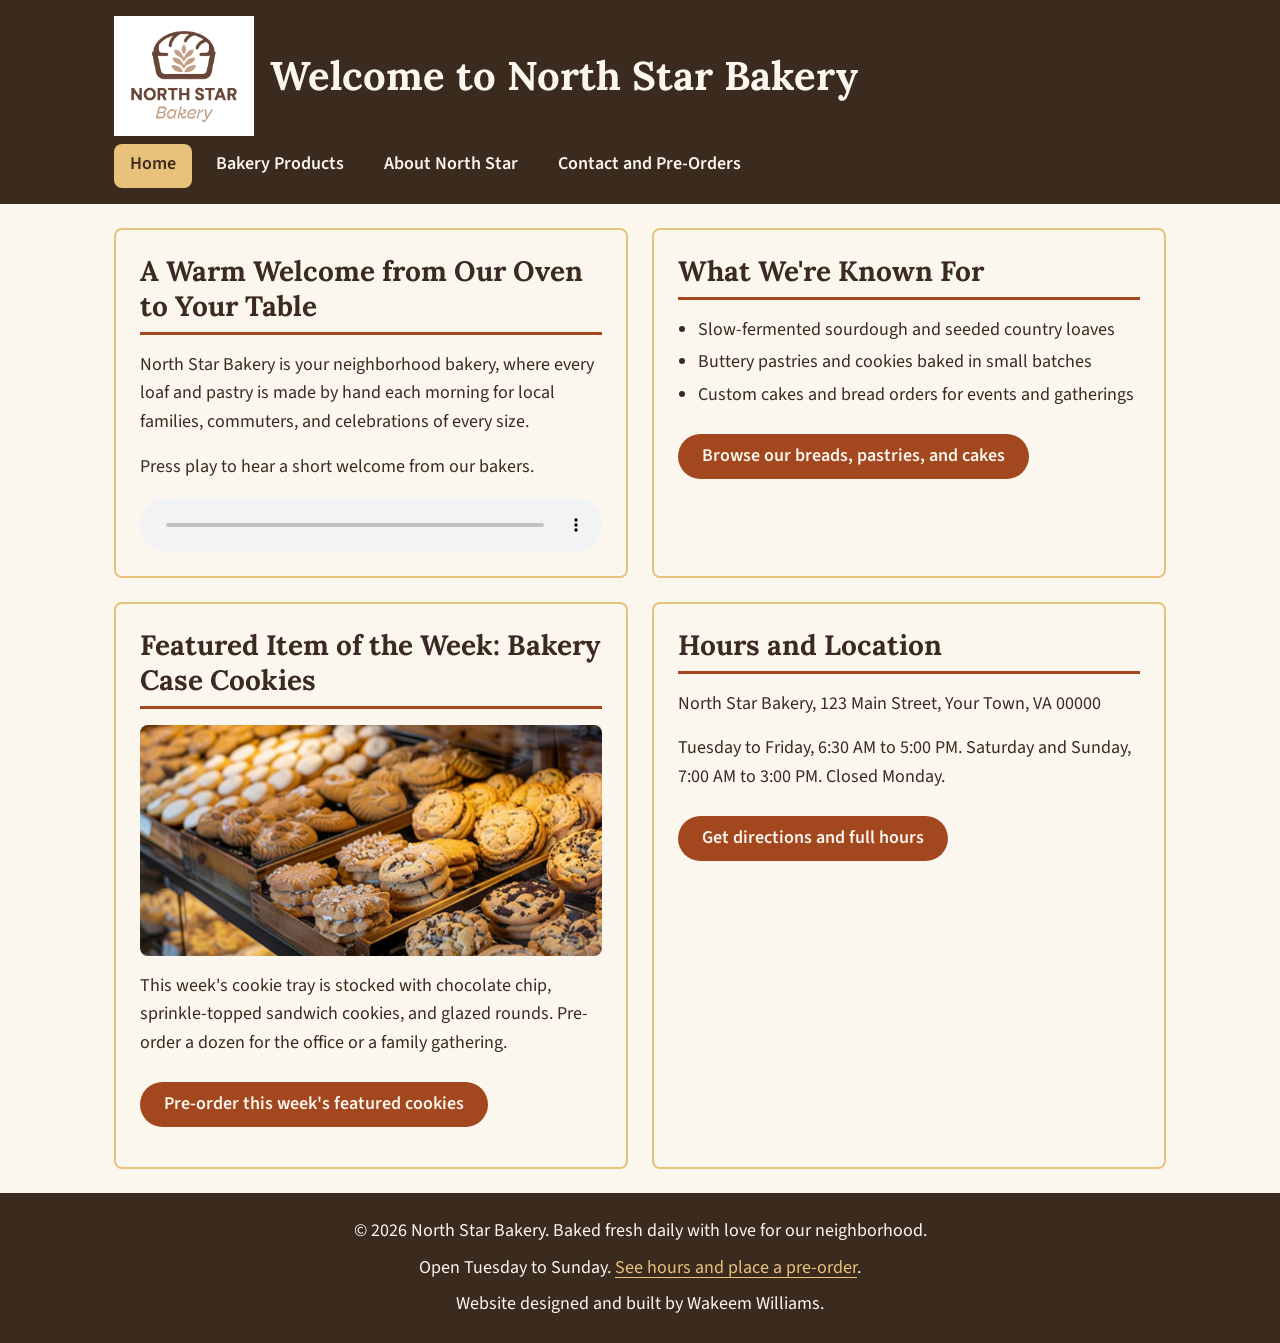
<file: index.html>
<!DOCTYPE html>
<html lang="en">
<head>
    <meta charset="UTF-8">
    <meta name="viewport" content="width=device-width, initial-scale=1.0">
    <meta name="author" content="Wakeem Williams">
    <meta name="description" content="North Star Bakery is a neighborhood bakery making fresh bread, pastries, and custom cakes by hand each morning. See this week's featured cookies, hours, and location.">
    <title>Home - North Star Bakery</title>
    <link rel="preconnect" href="https://fonts.googleapis.com">
    <link rel="preconnect" href="https://fonts.gstatic.com" crossorigin>
    <link href="https://fonts.googleapis.com/css2?family=Lora:wght@600;700&family=Source+Sans+3:wght@400;600&display=swap" rel="stylesheet">
    <link rel="stylesheet" href="css/styles.css">
    <script src="js/shared.js" defer></script>
</head>
<body>
    <a class="skip-link" href="#main">Skip to main content</a>
    <header>
        <img src="images/bakery-logo_c.png" width="200" height="171" alt="North Star Bakery logo: a loaf of bread with a wheat sprig inside">
        <h1>Welcome to North Star Bakery</h1>
        <nav aria-label="Main navigation">
            <ul>
                <li><a href="index.html" aria-current="page">Home</a></li>
                <li><a href="products.html">Bakery Products</a></li>
                <li><a href="about.html">About North Star</a></li>
                <li><a href="contact.html">Contact and Pre-Orders</a></li>
            </ul>
        </nav>
    </header>

    <main id="main">
        <section>
            <h2>A Warm Welcome from Our Oven to Your Table</h2>
            <p>North Star Bakery is your neighborhood bakery, where every loaf and pastry is made by hand each morning for local families, commuters, and celebrations of every size.</p>
            <p>Press play to hear a short welcome from our bakers.</p>
            <audio controls preload="none">
                <source src="media/bakery-welcome_c.mp3" type="audio/mpeg">
                <p>Your browser cannot play this audio. The welcome message says: thank you for visiting North Star Bakery, where we bake fresh bread and pastries by hand every morning. <a href="media/bakery-welcome_c.mp3">Download the welcome message</a>.</p>
            </audio>
        </section>

        <section>
            <h2>What We're Known For</h2>
            <ul>
                <li>Slow-fermented sourdough and seeded country loaves</li>
                <li>Buttery pastries and cookies baked in small batches</li>
                <li>Custom cakes and bread orders for events and gatherings</li>
            </ul>
            <p class="cta"><a href="products.html">Browse our breads, pastries, and cakes</a></p>
        </section>

        <section>
            <h2>Featured Item of the Week: Bakery Case Cookies</h2>
            <picture>
                <source media="(min-width: 800px)" srcset="images/bakery-feature-large_c.jpg" type="image/jpeg">
                <img src="images/bakery-feature-small_c.jpg" width="600" height="600" alt="Trays of golden cookies, chocolate chip cookies, and sugar-dusted sandwich cookies in a wooden-trimmed bakery display case">
            </picture>
            <p>This week's cookie tray is stocked with chocolate chip, sprinkle-topped sandwich cookies, and glazed rounds. Pre-order a dozen for the office or a family gathering.</p>
            <p class="cta"><a href="contact.html">Pre-order this week's featured cookies</a></p>
        </section>

        <section>
            <h2>Hours and Location</h2>
            <p>North Star Bakery, 123 Main Street, Your Town, VA 00000</p>
            <p>Tuesday to Friday, 6:30 AM to 5:00 PM. Saturday and Sunday, 7:00 AM to 3:00 PM. Closed Monday.</p>
            <p class="cta"><a href="contact.html">Get directions and full hours</a></p>
        </section>
    </main>

    <footer>
        <p>&copy; 2026 North Star Bakery. Baked fresh daily with love for our neighborhood.</p>
        <p>Open Tuesday to Sunday. <a href="contact.html">See hours and place a pre-order</a>.</p>
        <p>Website designed and built by Wakeem Williams.</p>
    </footer>
</body>
</html>
</file>
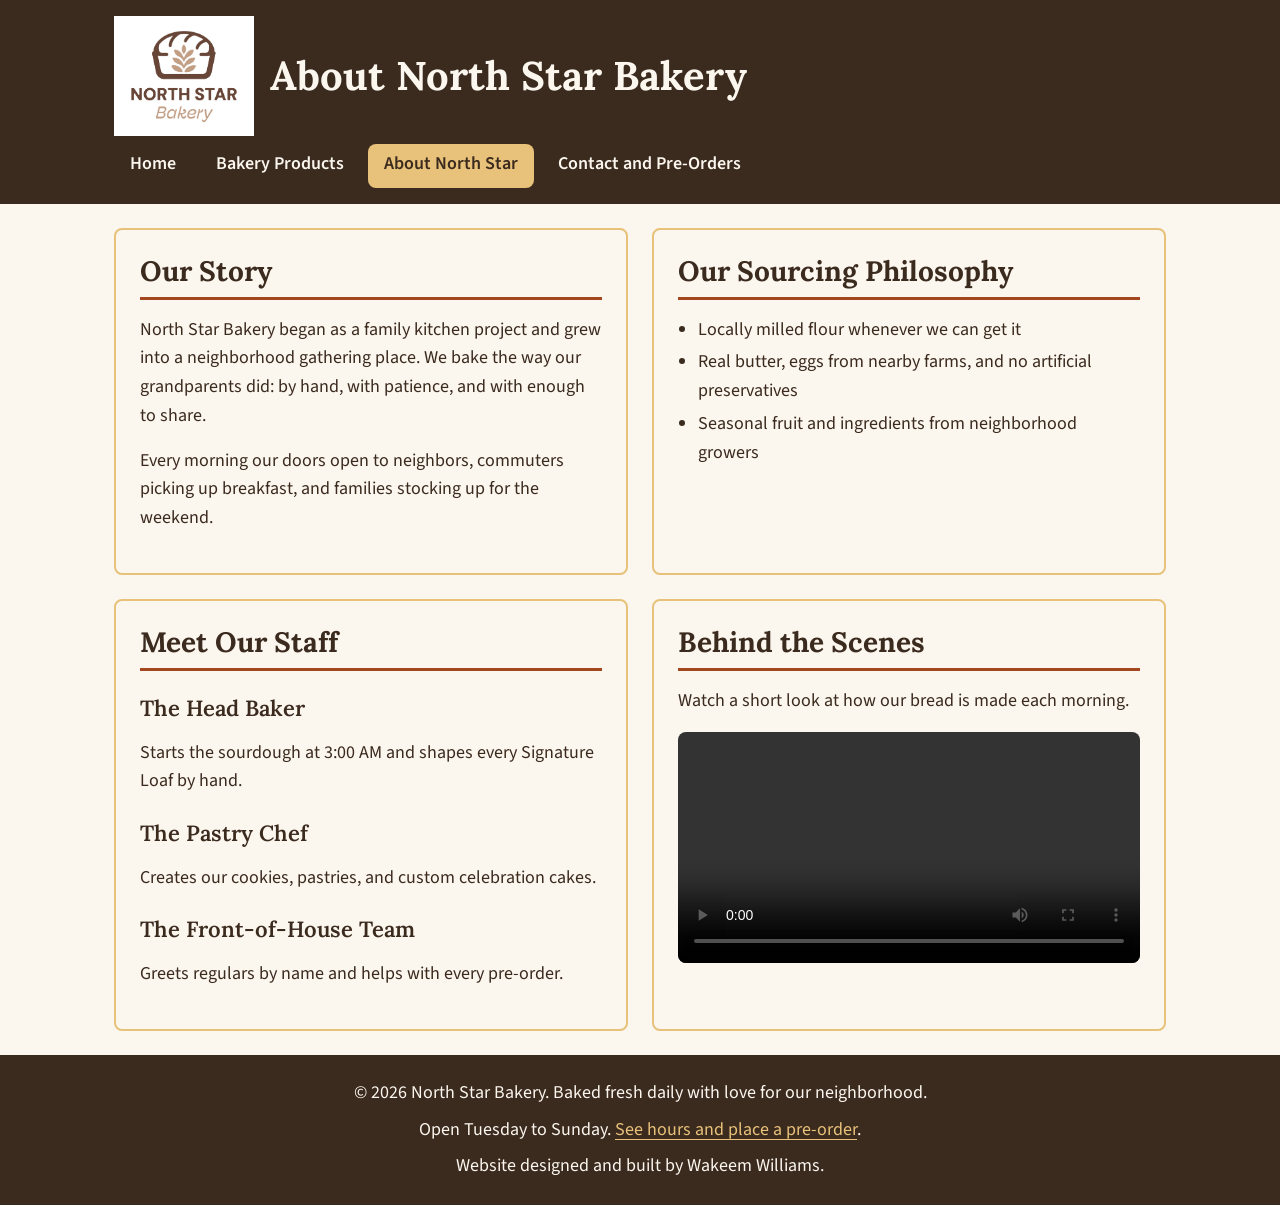
<file: about.html>
<!DOCTYPE html>
<html lang="en">
<head>
    <meta charset="UTF-8">
    <meta name="viewport" content="width=device-width, initial-scale=1.0">
    <meta name="author" content="Wakeem Williams">
    <meta name="description" content="Learn the story of North Star Bakery, our locally sourced ingredients, our baking team, and watch how our bread is made each morning.">
    <title>About Us - North Star Bakery</title>
    <link rel="preconnect" href="https://fonts.googleapis.com">
    <link rel="preconnect" href="https://fonts.gstatic.com" crossorigin>
    <link href="https://fonts.googleapis.com/css2?family=Lora:wght@600;700&family=Source+Sans+3:wght@400;600&display=swap" rel="stylesheet">
    <link rel="stylesheet" href="css/styles.css">
    <script src="js/shared.js" defer></script>
</head>
<body>
    <a class="skip-link" href="#main">Skip to main content</a>
    <header>
        <img src="images/bakery-logo_c.png" width="200" height="171" alt="North Star Bakery logo: a loaf of bread with a wheat sprig inside">
        <h1>About North Star Bakery</h1>
        <nav aria-label="Main navigation">
            <ul>
                <li><a href="index.html">Home</a></li>
                <li><a href="products.html">Bakery Products</a></li>
                <li><a href="about.html" aria-current="page">About North Star</a></li>
                <li><a href="contact.html">Contact and Pre-Orders</a></li>
            </ul>
        </nav>
    </header>

    <main id="main">
        <section>
            <h2>Our Story</h2>
            <p>North Star Bakery began as a family kitchen project and grew into a neighborhood gathering place. We bake the way our grandparents did: by hand, with patience, and with enough to share.</p>
            <p>Every morning our doors open to neighbors, commuters picking up breakfast, and families stocking up for the weekend.</p>
        </section>

        <section>
            <h2>Our Sourcing Philosophy</h2>
            <ul>
                <li>Locally milled flour whenever we can get it</li>
                <li>Real butter, eggs from nearby farms, and no artificial preservatives</li>
                <li>Seasonal fruit and ingredients from neighborhood growers</li>
            </ul>
        </section>

        <section>
            <h2>Meet Our Staff</h2>
            <h3>The Head Baker</h3>
            <p>Starts the sourdough at 3:00 AM and shapes every Signature Loaf by hand.</p>
            <h3>The Pastry Chef</h3>
            <p>Creates our cookies, pastries, and custom celebration cakes.</p>
            <h3>The Front-of-House Team</h3>
            <p>Greets regulars by name and helps with every pre-order.</p>
        </section>

        <section>
            <h2>Behind the Scenes</h2>
            <p>Watch a short look at how our bread is made each morning.</p>
            <video controls preload="metadata" width="600">
                <source src="media/bakery-behind-scenes_c.mp4" type="video/mp4">
                <p>Your browser cannot play this video. It shows our bakers shaping, scoring, and baking bread in the early morning. <a href="media/bakery-behind-scenes_c.mp4">Download the behind-the-scenes video</a>.</p>
            </video>
        </section>
    </main>

    <footer>
        <p>&copy; 2026 North Star Bakery. Baked fresh daily with love for our neighborhood.</p>
        <p>Open Tuesday to Sunday. <a href="contact.html">See hours and place a pre-order</a>.</p>
        <p>Website designed and built by Wakeem Williams.</p>
    </footer>
</body>
</html>
</file>
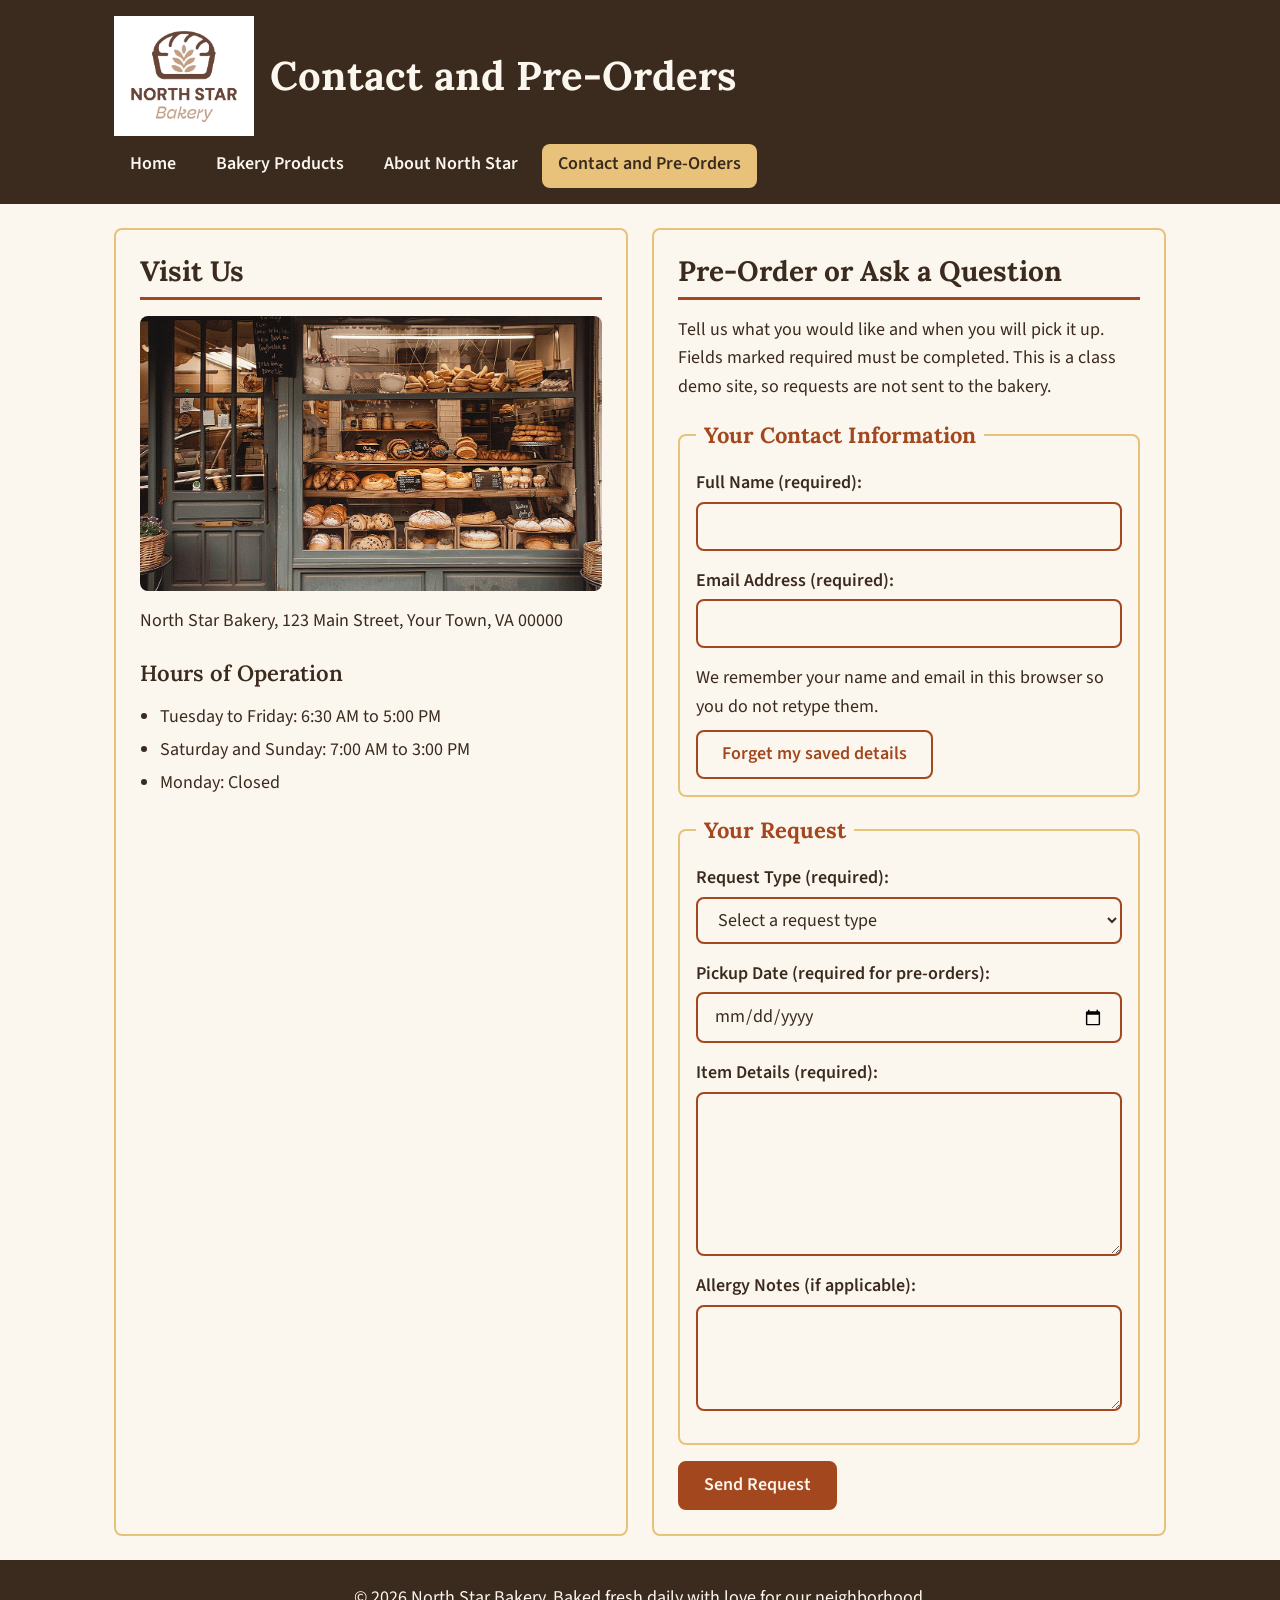
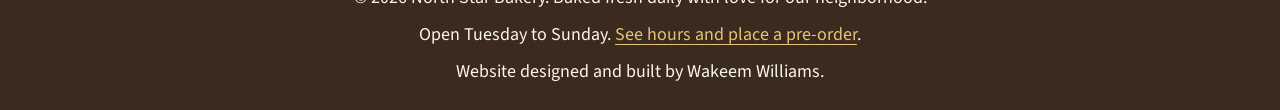
<file: contact.html>
<!DOCTYPE html>
<html lang="en">
<head>
    <meta charset="UTF-8">
    <meta name="viewport" content="width=device-width, initial-scale=1.0">
    <meta name="author" content="Wakeem Williams">
    <meta name="description" content="Visit North Star Bakery, check our hours, and send a pre-order, custom cake request, or question through our contact form.">
    <title>Contact and Pre-Orders - North Star Bakery</title>
    <link rel="preconnect" href="https://fonts.googleapis.com">
    <link rel="preconnect" href="https://fonts.gstatic.com" crossorigin>
    <link href="https://fonts.googleapis.com/css2?family=Lora:wght@600;700&family=Source+Sans+3:wght@400;600&display=swap" rel="stylesheet">
    <link rel="stylesheet" href="css/styles.css">
    <script src="js/shared.js" defer></script>
    <script src="js/contact.js" defer></script>
</head>
<body>
    <a class="skip-link" href="#main">Skip to main content</a>
    <header>
        <img src="images/bakery-logo_c.png" width="200" height="171" alt="North Star Bakery logo: a loaf of bread with a wheat sprig inside">
        <h1>Contact and Pre-Orders</h1>
        <nav aria-label="Main navigation">
            <ul>
                <li><a href="index.html">Home</a></li>
                <li><a href="products.html">Bakery Products</a></li>
                <li><a href="about.html">About North Star</a></li>
                <li><a href="contact.html" aria-current="page">Contact and Pre-Orders</a></li>
            </ul>
        </nav>
    </header>

    <main id="main">
        <section>
            <h2>Visit Us</h2>
            <img src="images/bakery-storefront_c.jpg" width="600" height="357" alt="The North Star Bakery storefront with a green door and a window full of loaves, pastries, and cakes">
            <p>North Star Bakery, 123 Main Street, Your Town, VA 00000</p>
            <h3>Hours of Operation</h3>
            <ul>
                <li>Tuesday to Friday: 6:30 AM to 5:00 PM</li>
                <li>Saturday and Sunday: 7:00 AM to 3:00 PM</li>
                <li>Monday: Closed</li>
            </ul>
        </section>

        <section>
            <h2>Pre-Order or Ask a Question</h2>
            <p>Tell us what you would like and when you will pick it up. Fields marked required must be completed. This is a class demo site, so requests are not sent to the bakery.</p>

            <form action="#" method="post">
                <fieldset>
                    <legend>Your Contact Information</legend>
                    <p>
                        <label for="fullName">Full Name (required):</label>
                        <input type="text" id="fullName" name="fullName" required minlength="2" maxlength="60" pattern="[A-Za-z .'\-]{2,60}" autocomplete="name">
                    </p>
                    <p>
                        <label for="emailAddress">Email Address (required):</label>
                        <input type="email" id="emailAddress" name="emailAddress" required autocomplete="email">
                    </p>
                </fieldset>

                <fieldset>
                    <legend>Your Request</legend>
                    <p>
                        <label for="requestType">Request Type (required):</label>
                        <select id="requestType" name="requestType" required>
                            <option value="">Select a request type</option>
                            <option value="pre-order">Pre-order</option>
                            <option value="cake-order">Custom cake order</option>
                            <option value="question">General question</option>
                        </select>
                    </p>
                    <p>
                        <label for="pickupDate">Pickup Date (required for pre-orders):</label>
                        <input type="date" id="pickupDate" name="pickupDate">
                    </p>
                    <p>
                        <label for="itemDetails">Item Details (required):</label>
                        <textarea id="itemDetails" name="itemDetails" rows="5" cols="40" required minlength="5" maxlength="500"></textarea>
                    </p>
                    <p>
                        <label for="allergyNotes">Allergy Notes (if applicable):</label>
                        <textarea id="allergyNotes" name="allergyNotes" rows="3" cols="40" maxlength="300"></textarea>
                    </p>
                </fieldset>

                <button type="submit">Send Request</button>
            </form>
        </section>
    </main>

    <footer>
        <p>&copy; 2026 North Star Bakery. Baked fresh daily with love for our neighborhood.</p>
        <p>Open Tuesday to Sunday. <a href="contact.html">See hours and place a pre-order</a>.</p>
        <p>Website designed and built by Wakeem Williams.</p>
    </footer>
</body>
</html>
</file>
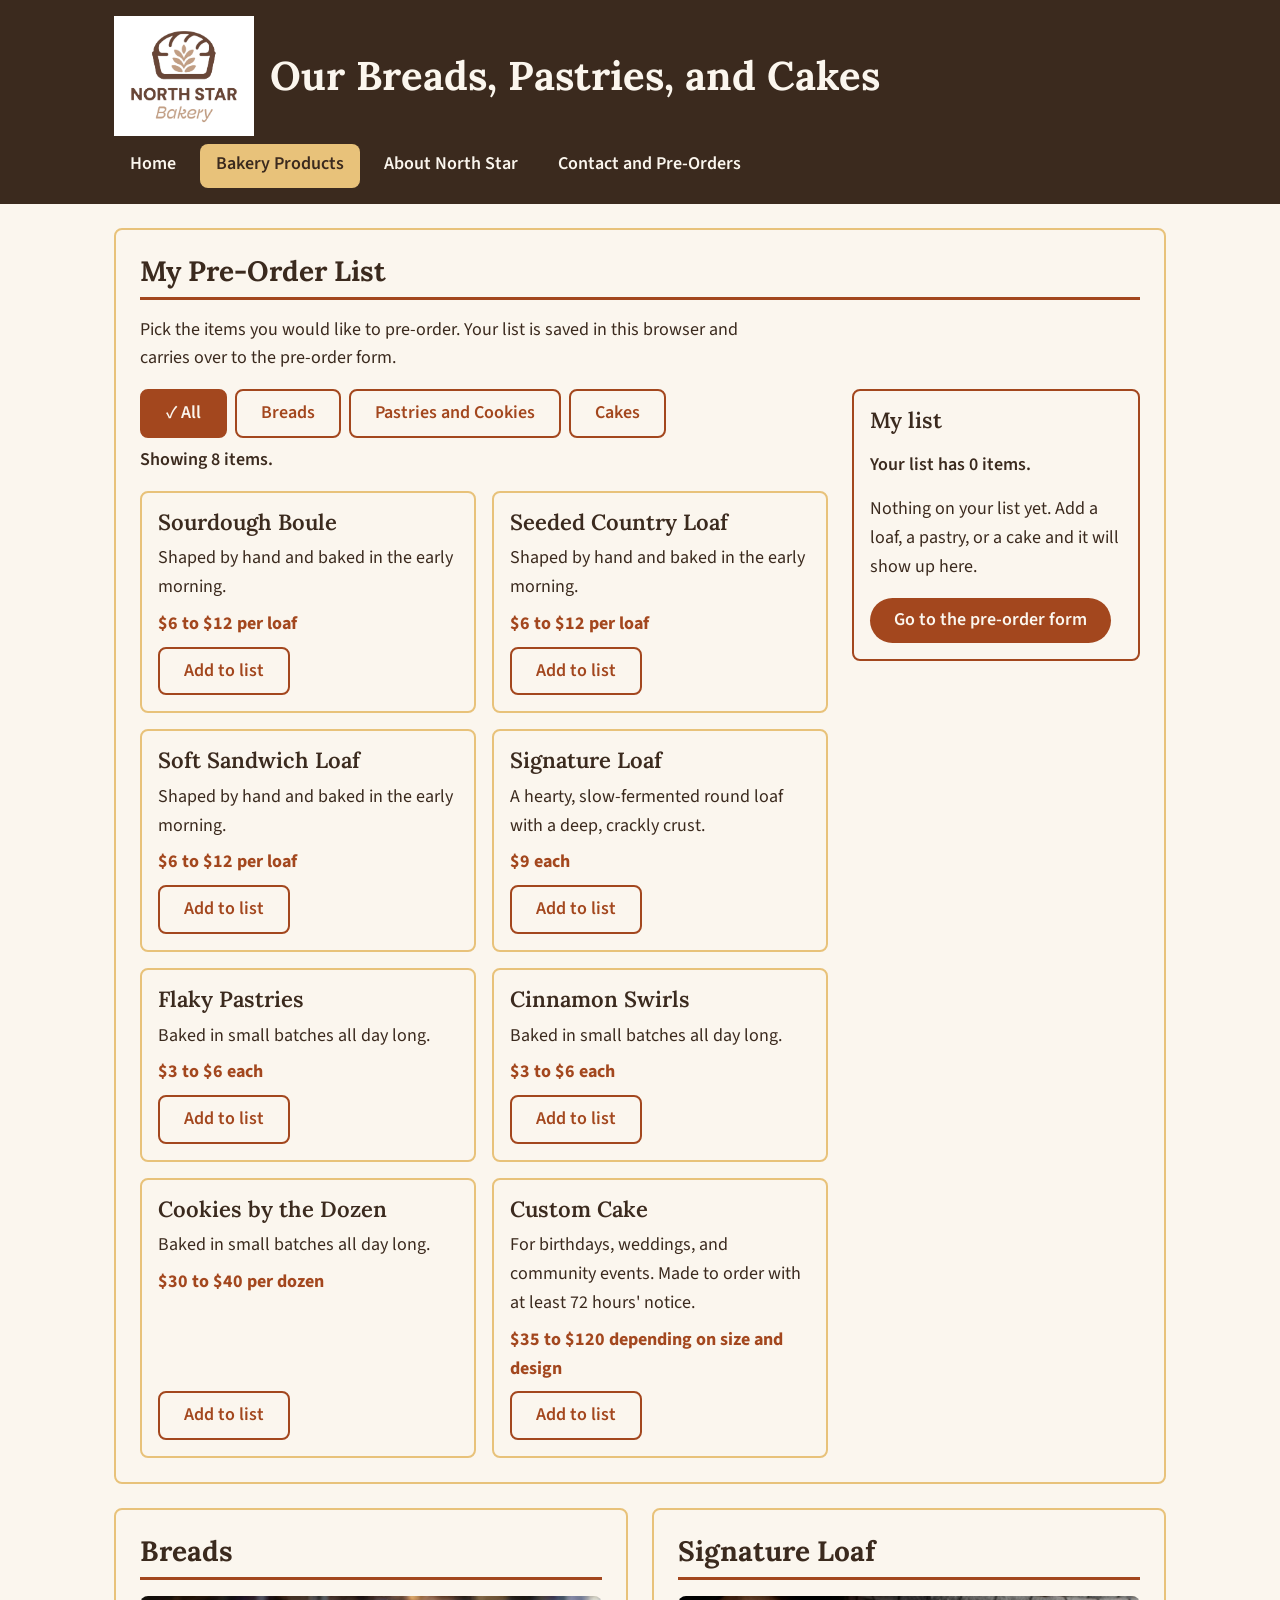
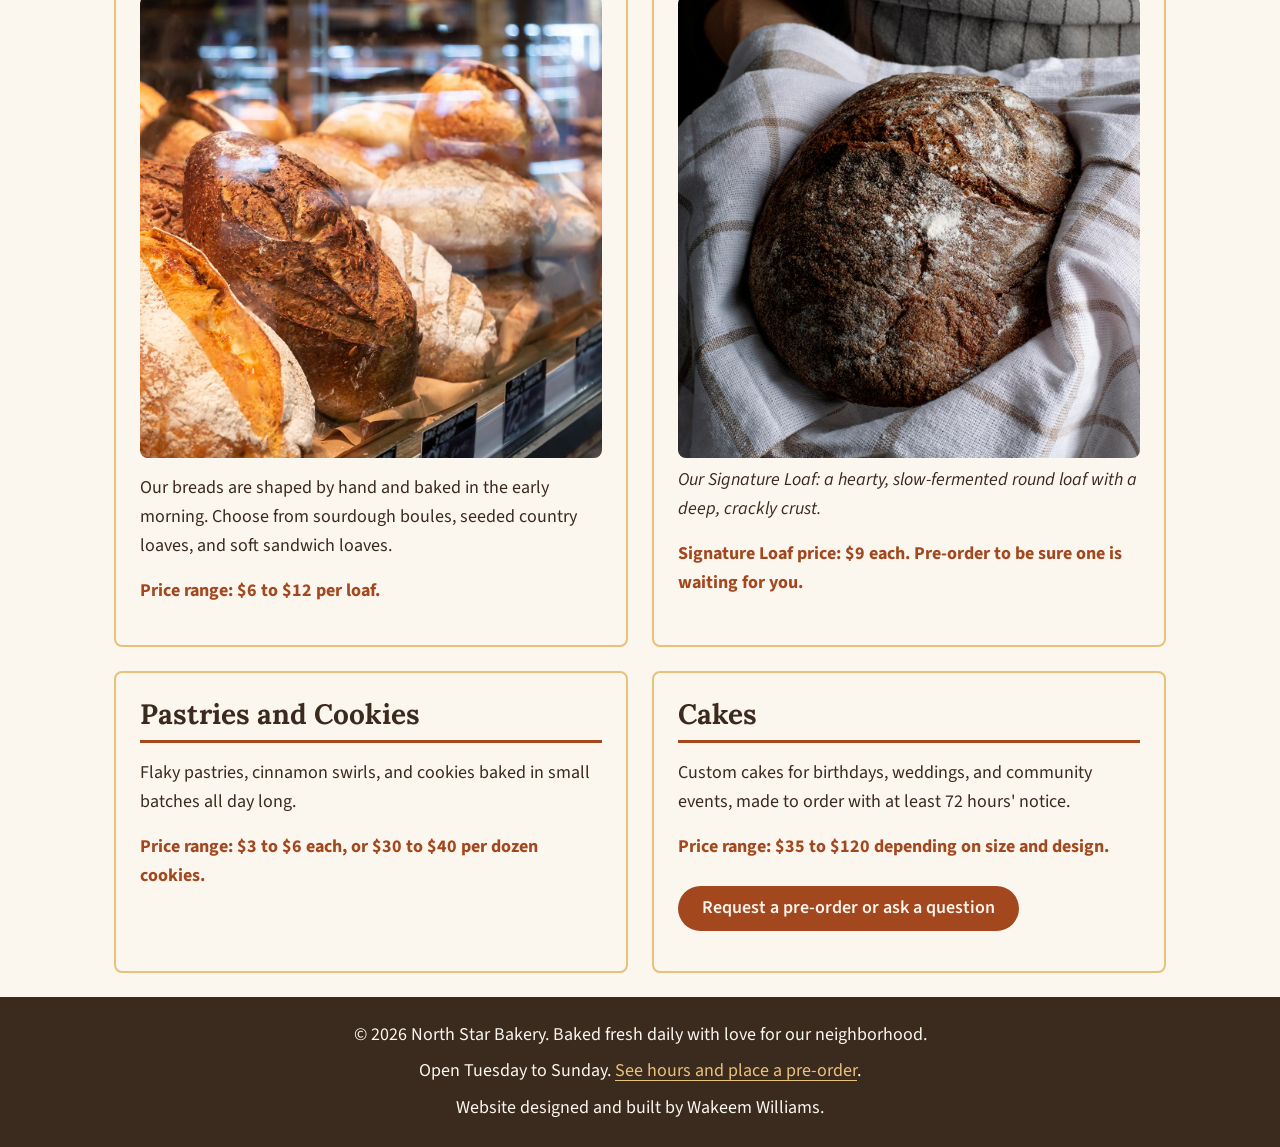
<file: products.html>
<!DOCTYPE html>
<html lang="en">
<head>
    <meta charset="UTF-8">
    <meta name="viewport" content="width=device-width, initial-scale=1.0">
    <meta name="author" content="Wakeem Williams">
    <meta name="description" content="Browse North Star Bakery's handmade breads, signature loaf, pastries, cookies, and custom cakes, with prices and pre-order information.">
    <title>Bakery Products - North Star Bakery</title>
    <link rel="preconnect" href="https://fonts.googleapis.com">
    <link rel="preconnect" href="https://fonts.gstatic.com" crossorigin>
    <link href="https://fonts.googleapis.com/css2?family=Lora:wght@600;700&family=Source+Sans+3:wght@400;600&display=swap" rel="stylesheet">
    <link rel="stylesheet" href="css/styles.css">
    <script src="js/shared.js" defer></script>
    <script src="js/products.js" defer></script>
</head>
<body>
    <a class="skip-link" href="#main">Skip to main content</a>
    <header>
        <img src="images/bakery-logo_c.png" width="200" height="171" alt="North Star Bakery logo: a loaf of bread with a wheat sprig inside">
        <h1>Our Breads, Pastries, and Cakes</h1>
        <nav aria-label="Main navigation">
            <ul>
                <li><a href="index.html">Home</a></li>
                <li><a href="products.html" aria-current="page">Bakery Products</a></li>
                <li><a href="about.html">About North Star</a></li>
                <li><a href="contact.html">Contact and Pre-Orders</a></li>
            </ul>
        </nav>
    </header>

    <main id="main">
        <section class="preorder-planner" aria-labelledby="plannerHeading">
            <h2 id="plannerHeading">My Pre-Order List</h2>
            <p>Pick the items you would like to pre-order. Your list is saved in this browser and carries over to the pre-order form.</p>
            <noscript><p>The pre-order list needs JavaScript. You can still <a href="contact.html">use the pre-order form</a> and type what you would like.</p></noscript>
            <div class="planner-layout" id="plannerLayout" hidden>
                <div class="planner-browse">
                    <div class="filter-row">
                        <div class="filter-buttons" id="categoryFilters" role="group" aria-label="Filter items by category"></div>
                        <a class="view-list-link" id="viewListLink" href="#myListHeading">View my list</a>
                    </div>
                    <p class="status-text" id="filterStatus" role="status"></p>
                    <ul class="product-list" id="productList"></ul>
                </div>
                <div class="list-panel">
                    <h3 id="myListHeading" tabindex="-1">My list</h3>
                    <p class="status-text" id="listCount" role="status"></p>
                    <p id="listEmpty">Nothing on your list yet. Add a loaf, a pastry, or a cake and it will show up here.</p>
                    <ul class="list-items" id="myListItems"></ul>
                    <p class="list-actions"><button type="button" class="btn-outline" id="clearList">Clear list</button></p>
                    <p class="cta"><a href="contact.html">Go to the pre-order form</a></p>
                </div>
            </div>
        </section>

        <section>
            <h2>Breads</h2>
            <img src="images/bakery-bread_c.jpg" width="600" height="600" alt="Rustic loaves of seeded and floured sourdough bread stacked behind the bakery glass">
            <p>Our breads are shaped by hand and baked in the early morning. Choose from sourdough boules, seeded country loaves, and soft sandwich loaves.</p>
            <p class="price">Price range: $6 to $12 per loaf.</p>
        </section>

        <section>
            <h2>Signature Loaf</h2>
            <figure>
                <img src="images/bakery-signature-loaf_c.jpg" width="600" height="600" alt="A dark, flour-dusted round rye loaf resting on a striped kitchen towel">
                <figcaption>Our Signature Loaf: a hearty, slow-fermented round loaf with a deep, crackly crust.</figcaption>
            </figure>
            <p class="price">Signature Loaf price: $9 each. Pre-order to be sure one is waiting for you.</p>
        </section>

        <section>
            <h2>Pastries and Cookies</h2>
            <p>Flaky pastries, cinnamon swirls, and cookies baked in small batches all day long.</p>
            <p class="price">Price range: $3 to $6 each, or $30 to $40 per dozen cookies.</p>
        </section>

        <section>
            <h2>Cakes</h2>
            <p>Custom cakes for birthdays, weddings, and community events, made to order with at least 72 hours' notice.</p>
            <p class="price">Price range: $35 to $120 depending on size and design.</p>
            <p class="cta"><a href="contact.html">Request a pre-order or ask a question</a></p>
        </section>
    </main>

    <footer>
        <p>&copy; 2026 North Star Bakery. Baked fresh daily with love for our neighborhood.</p>
        <p>Open Tuesday to Sunday. <a href="contact.html">See hours and place a pre-order</a>.</p>
        <p>Website designed and built by Wakeem Williams.</p>
    </footer>
</body>
</html>
</file>
<file: css/styles.css>
/* Author: Wakeem Williams
   Project: North Star Bakery
   Course work: Touchstone 3 */

/* ==========================================================================
   North Star Bakery - design system + responsive layout
   Mobile-first: base styles are the phone layout; media queries add columns.
   ========================================================================== */

/* ---------- 1. Design tokens ---------- */
:root {
  /* Colors (the only four used anywhere in this file) */
  --cream: #FBF6EE;    /* page background; text on dark areas */
  --espresso: #3B2A1E; /* body text; header and footer background */
  --crust: #A3471E;    /* accent: links, h2 rule, buttons */
  --honey: #E8C27A;    /* highlights on dark areas; card and field borders */

  /* Fonts (exactly two families) */
  --font-heading: "Lora", Georgia, serif;
  --font-body: "Source Sans 3", system-ui, Arial, sans-serif;

  /* Spacing scale */
  --space-1: 0.25rem;
  --space-2: 0.5rem;
  --space-3: 1rem;
  --space-4: 1.5rem;
  --space-5: 2.5rem;

  /* Type scale (redefined inside the media queries below) */
  --text-body: 1.0625rem;
  --text-h1: 1.75rem;
  --text-h2: 1.375rem;
  --text-h3: 1.125rem;

  /* Layout (redefined inside the media queries below) */
  --page-max: 1100px;
  --gutter: var(--space-3);
  --main-gap: var(--space-3);
  --card-pad: var(--space-3);
  --radius: 0.5rem;
  /* Header/footer side padding that lines up with the centered main column */
  --edge: max(var(--gutter), calc((100% - var(--page-max)) / 2 + var(--gutter)));
}

/* ---------- 2. Base ---------- */
*,
*::before,
*::after {
  box-sizing: border-box;
}

/* Flexbox column on the body pushes the footer to the bottom of short pages */
body {
  margin: 0;
  min-height: 100vh;
  display: flex;
  flex-direction: column;
  background: var(--cream);
  color: var(--espresso);
  font-family: var(--font-body);
  font-size: var(--text-body);
  line-height: 1.6;
}

img,
video,
picture {
  max-width: 100%;
  height: auto;
  display: block;
}

audio {
  display: block;
  width: 100%;
}

/* Overrides the width="600" attribute on the video so it never forces scroll */
video {
  width: 100%;
}

h1,
h2,
h3 {
  font-family: var(--font-heading);
  font-weight: 700;
  line-height: 1.25;
  margin: 0 0 var(--space-3);
}

h1 { font-size: var(--text-h1); }
h2 { font-size: var(--text-h2); }
h3 { font-size: var(--text-h3); font-weight: 600; margin-top: var(--space-4); }

p,
li {
  max-width: 68ch;
}

p {
  margin: 0 0 var(--space-3);
}

ul {
  margin: 0 0 var(--space-3);
  padding-left: 1.25rem;
}

li + li {
  margin-top: var(--space-1);
}

/* Skip link: hidden until it receives keyboard focus */
.skip-link {
  position: absolute;
  top: 0;
  left: var(--space-3);
  z-index: 10;
  padding: var(--space-2) var(--space-3);
  background: var(--crust);
  color: var(--cream);
  font-weight: 600;
  border-radius: 0 0 var(--radius) var(--radius);
  transform: translateY(-120%);
}

.skip-link:focus {
  transform: translateY(0);
  outline: 3px solid var(--honey);
  outline-offset: 2px;
}

/* ---------- 3. Header and navigation ---------- */
/* Flexbox header: on phones the logo, title and nav stack and center */
header {
  display: flex;
  flex-wrap: wrap;
  justify-content: center;
  align-items: center;
  gap: var(--space-2) var(--space-3);
  padding: var(--space-3) var(--edge);
  background: var(--espresso);
  color: var(--cream);
  text-align: center;
}

header img {
  width: 96px;
}

header h1 {
  flex: 1 1 100%;
  margin: 0;
}

nav {
  flex: 1 1 100%;
}

/* Nav links sit in a wrapping flex row so they never overflow a small screen */
nav ul {
  display: flex;
  flex-wrap: wrap;
  justify-content: center;
  gap: var(--space-1) var(--space-2);
  margin: 0;
  padding: 0;
  list-style: none;
}

nav li {
  max-width: none;
}

nav li + li {
  margin-top: 0;
}

/* 44px minimum height gives each link a finger-sized tap target */
nav a {
  display: flex;
  align-items: center;
  justify-content: center;
  min-height: 44px;
  padding: 0 var(--space-3);
  border-bottom: 3px solid transparent;
  border-radius: var(--radius);
  color: var(--cream);
  font-weight: 600;
  text-decoration: none;
  text-align: center;
}

nav a:hover {
  border-bottom-color: var(--honey);
}

/* Current page: solid honey tab with dark text (not color alone: also bold + filled) */
nav a[aria-current="page"] {
  background: var(--honey);
  border-bottom-color: var(--honey);
  color: var(--espresso);
}

/* ---------- 4. Main content and cards ---------- */
/* Mobile first: main is a single flex column; the 48em query turns it into rows */
main {
  display: flex;
  flex-direction: column;
  align-content: flex-start;
  gap: var(--main-gap);
  width: 100%;
  max-width: var(--page-max);
  margin: 0 auto;
  padding: var(--space-4) var(--gutter);
}

/* Each section is a card with a honey border */
main > section {
  background: var(--cream);
  border: 2px solid var(--honey);
  border-radius: var(--radius);
  padding: var(--card-pad);
}

main h2 {
  margin-top: 0;
  padding-bottom: var(--space-2);
  border-bottom: 3px solid var(--crust);
}

main img,
main video {
  border-radius: var(--radius);
  margin: 0 0 var(--space-3);
}

figure {
  margin: 0 0 var(--space-3);
}

figure img {
  margin-bottom: var(--space-2);
}

figcaption {
  font-style: italic;
}

/* Links inside the page content */
main a {
  color: var(--crust);
  text-decoration: underline;
  text-underline-offset: 0.2em;
}

main a:hover {
  color: var(--espresso);
  text-decoration-thickness: 3px;
}

main a:focus-visible,
button:focus-visible,
input:focus-visible,
select:focus-visible,
textarea:focus-visible {
  outline: 3px solid var(--crust);
  outline-offset: 2px;
}

/* Price lines on the products page */
.price {
  font-weight: 700;
  color: var(--crust);
}

/* Call-to-action link paragraphs: link rendered as a button-like pill */
.cta {
  margin-top: var(--space-4);
}

.cta a {
  display: inline-flex;
  align-items: center;
  min-height: 44px;
  padding: var(--space-2) var(--space-4);
  background: var(--crust);
  border-radius: 999px;
  color: var(--cream);
  font-weight: 600;
  text-decoration: none;
}

.cta a:hover {
  background: var(--espresso);
  color: var(--cream);
}

/* ---------- 5. Contact form ---------- */
form {
  margin: 0;
}

fieldset {
  min-width: 0; /* stops long fields forcing horizontal scroll on phones */
  margin: 0 0 var(--space-3);
  padding: var(--space-3);
  border: 2px solid var(--honey);
  border-radius: var(--radius);
}

legend {
  padding: 0 var(--space-2);
  font-family: var(--font-heading);
  font-size: var(--text-h3);
  font-weight: 700;
  color: var(--crust);
}

fieldset p {
  max-width: none;
}

label {
  display: block;
  margin-bottom: var(--space-1);
  font-weight: 600;
}

/* Full-width fields; crust border used instead of honey for 3:1 contrast */
input,
select,
textarea {
  display: block;
  width: 100%;
  min-height: 44px;
  padding: var(--space-2) var(--space-3);
  background: var(--cream);
  color: var(--espresso);
  border: 2px solid var(--crust);
  border-radius: var(--radius);
  font: inherit;
}

textarea {
  resize: vertical;
}

button {
  min-height: 44px;
  padding: var(--space-2) var(--space-4);
  background: var(--crust);
  color: var(--cream);
  border: 2px solid var(--crust);
  border-radius: var(--radius);
  font: inherit;
  font-weight: 600;
  cursor: pointer;
}

button:hover {
  background: var(--espresso);
  border-color: var(--espresso);
}

/* ---------- 6. Footer ---------- */
/* margin-top: auto works with the body flex column to keep the footer at the bottom */
footer {
  margin-top: auto;
  padding: var(--space-4) var(--edge);
  background: var(--espresso);
  color: var(--cream);
  text-align: center;
}

footer p {
  max-width: none;
  margin: 0 0 var(--space-2);
}

footer p:last-child {
  margin-bottom: 0;
}

footer a {
  color: var(--honey);
  text-decoration: underline;
  text-underline-offset: 0.2em;
}

footer a:hover {
  color: var(--cream);
}

header a:focus-visible,
footer a:focus-visible {
  outline: 3px solid var(--honey);
  outline-offset: 2px;
}

/* ---------- 7. Responsive breakpoints ---------- */

/* 48em (768px) and up: header becomes a row (logo beside title, nav full width
   below), main switches to a wrapping row so sections pair into 2 columns,
   and type and spacing step up a little. */
@media (min-width: 48em) {
  :root {
    --text-h1: 2.25rem;
    --text-h2: 1.5rem;
    --text-h3: 1.25rem;
    --main-gap: var(--space-4);
    --card-pad: var(--space-4);
  }

  header {
    justify-content: flex-start;
    text-align: left;
  }

  header img {
    width: 120px;
  }

  header h1 {
    flex: 1 1 0;
    min-width: 0;
  }

  nav ul {
    justify-content: flex-start;
  }

  /* Switch main from a column to a wrapping row */
  main {
    flex-direction: row;
    flex-wrap: wrap;
  }

  /* Each card takes half the row (minus the gap), so cards pair up two per line */
  main > section {
    flex: 1 1 calc(50% - var(--main-gap));
    min-width: 0;
  }
}

/* 64em (1024px) and up: larger body text, headings and gutters for wide screens. */
@media (min-width: 64em) {
  :root {
    --text-body: 1.125rem;
    --text-h1: 2.5rem;
    --text-h2: 1.75rem;
    --text-h3: 1.375rem;
    --gutter: var(--space-4);
    --card-pad: var(--space-4);
  }

  header img {
    width: 140px;
  }
}

/* ---------- 8. Shared pieces for the JavaScript features ---------- */

/* Text for screen readers only (used for the product name inside buttons) */
.visually-hidden {
  position: absolute;
  width: 1px;
  height: 1px;
  margin: -1px;
  padding: 0;
  overflow: hidden;
  clip: rect(0 0 0 0);
  white-space: nowrap;
  border: 0;
}

/* Outline button: cream with a crust border. When it is "pressed" (a chosen
   filter or an item on the list) it fills with crust AND gets a check mark,
   so the state is not shown by color alone. */
.btn-outline {
  background: var(--cream);
  color: var(--crust);
}

.btn-outline:hover {
  background: var(--espresso);
  border-color: var(--espresso);
  color: var(--cream);
}

.btn-outline[aria-pressed="true"] {
  background: var(--crust);
  color: var(--cream);
}

.btn-outline[aria-pressed="true"]::before {
  content: "\2713\00a0";
}

/* Item count on the Contact nav link, e.g. "Contact and Pre-Orders (2)".
   white-space: pre keeps the leading space inside the flex nav link. */
.nav-count {
  white-space: pre;
}

/* ---------- 9. My Pre-Order List (products page) ---------- */

/* Full width across the two-column layout (beats the 50% card rule above) */
main > section.preorder-planner {
  flex: 1 1 100%;
}

.planner-layout {
  display: flex;
  flex-direction: column;
  gap: var(--space-4);
}

.planner-layout[hidden] {
  display: none;
}

.planner-browse {
  flex: 1 1 auto;
  min-width: 0;
}

.filter-buttons {
  display: flex;
  flex-wrap: wrap;
  gap: var(--space-2);
}

/* Filters and the "View my list" link share one wrapping row */
.filter-row {
  display: flex;
  flex-wrap: wrap;
  align-items: center;
  gap: var(--space-2) var(--space-4);
}

.view-list-link {
  display: inline-flex;
  align-items: center;
  min-height: 44px;
  font-weight: 600;
}

.status-text {
  margin: var(--space-2) 0 var(--space-3);
  font-weight: 600;
}

/* Product cards wrap into as many columns as fit */
.product-list {
  display: flex;
  flex-wrap: wrap;
  gap: var(--space-3);
  margin: 0;
  padding: 0;
  list-style: none;
}

.product-card {
  display: flex;
  flex-direction: column;
  flex: 1 1 14rem;
  max-width: none;
  margin: 0;
  padding: var(--space-3);
  border: 2px solid var(--honey);
  border-radius: var(--radius);
}

.product-list li + li {
  margin-top: 0;
}

.product-card h3 {
  margin: 0 0 var(--space-2);
}

.product-card p {
  margin: 0 0 var(--space-2);
}

/* Pushes the add/remove button to the bottom so the buttons line up */
.product-card button {
  align-self: flex-start;
  margin-top: auto;
}

.list-panel {
  padding: var(--space-3);
  border: 2px solid var(--crust);
  border-radius: var(--radius);
}

.list-panel h3 {
  margin-top: 0;
}

.list-items {
  margin: 0 0 var(--space-3);
  padding: 0;
  list-style: none;
}

.list-row {
  display: flex;
  align-items: center;
  justify-content: space-between;
  gap: var(--space-2);
  max-width: none;
  padding: var(--space-1) 0;
  border-bottom: 1px solid var(--honey);
}

.list-row + .list-row {
  margin-top: 0;
}

.list-actions {
  margin-bottom: var(--space-2);
}

.list-panel .cta {
  margin: 0;
}

/* ---------- 10. Contact form feedback ---------- */

/* Message right below its field. Empty ones take no space. */
.field-error {
  display: block;
  margin-top: var(--space-1);
  color: var(--crust);
  font-weight: 600;
}

.field-error:empty {
  margin: 0;
}

/* A dashed border and halo mark a field with a problem (the Error: text is
   the main signal, so color is not the only cue) */
input[aria-invalid="true"],
select[aria-invalid="true"],
textarea[aria-invalid="true"] {
  border-style: dashed;
  box-shadow: 0 0 0 2px var(--crust);
}

.form-note {
  display: block;
  margin-top: var(--space-1);
  font-style: italic;
}

.saved-note {
  margin: var(--space-3) 0 0;
}

.saved-note .btn-outline {
  display: block;
  margin-top: var(--space-2);
}

/* Shown after a valid submit, above the form */
.form-confirmation {
  margin: 0 0 var(--space-3);
  padding: var(--space-3);
  border: 3px solid var(--crust);
  border-radius: var(--radius);
}

.form-confirmation[hidden] {
  display: none;
}

.form-confirmation p {
  margin-bottom: var(--space-2);
}

.confirmation-title {
  font-weight: 700;
}

/* Wide screens: the list panel sits beside the product cards */
@media (min-width: 64em) {
  .planner-layout {
    flex-direction: row;
    align-items: flex-start;
  }

  .list-panel {
    flex: 0 0 18rem;
  }

  /* The panel sits beside the cards here, so the jump link is not needed */
  .view-list-link {
    display: none;
  }
}
</file>
